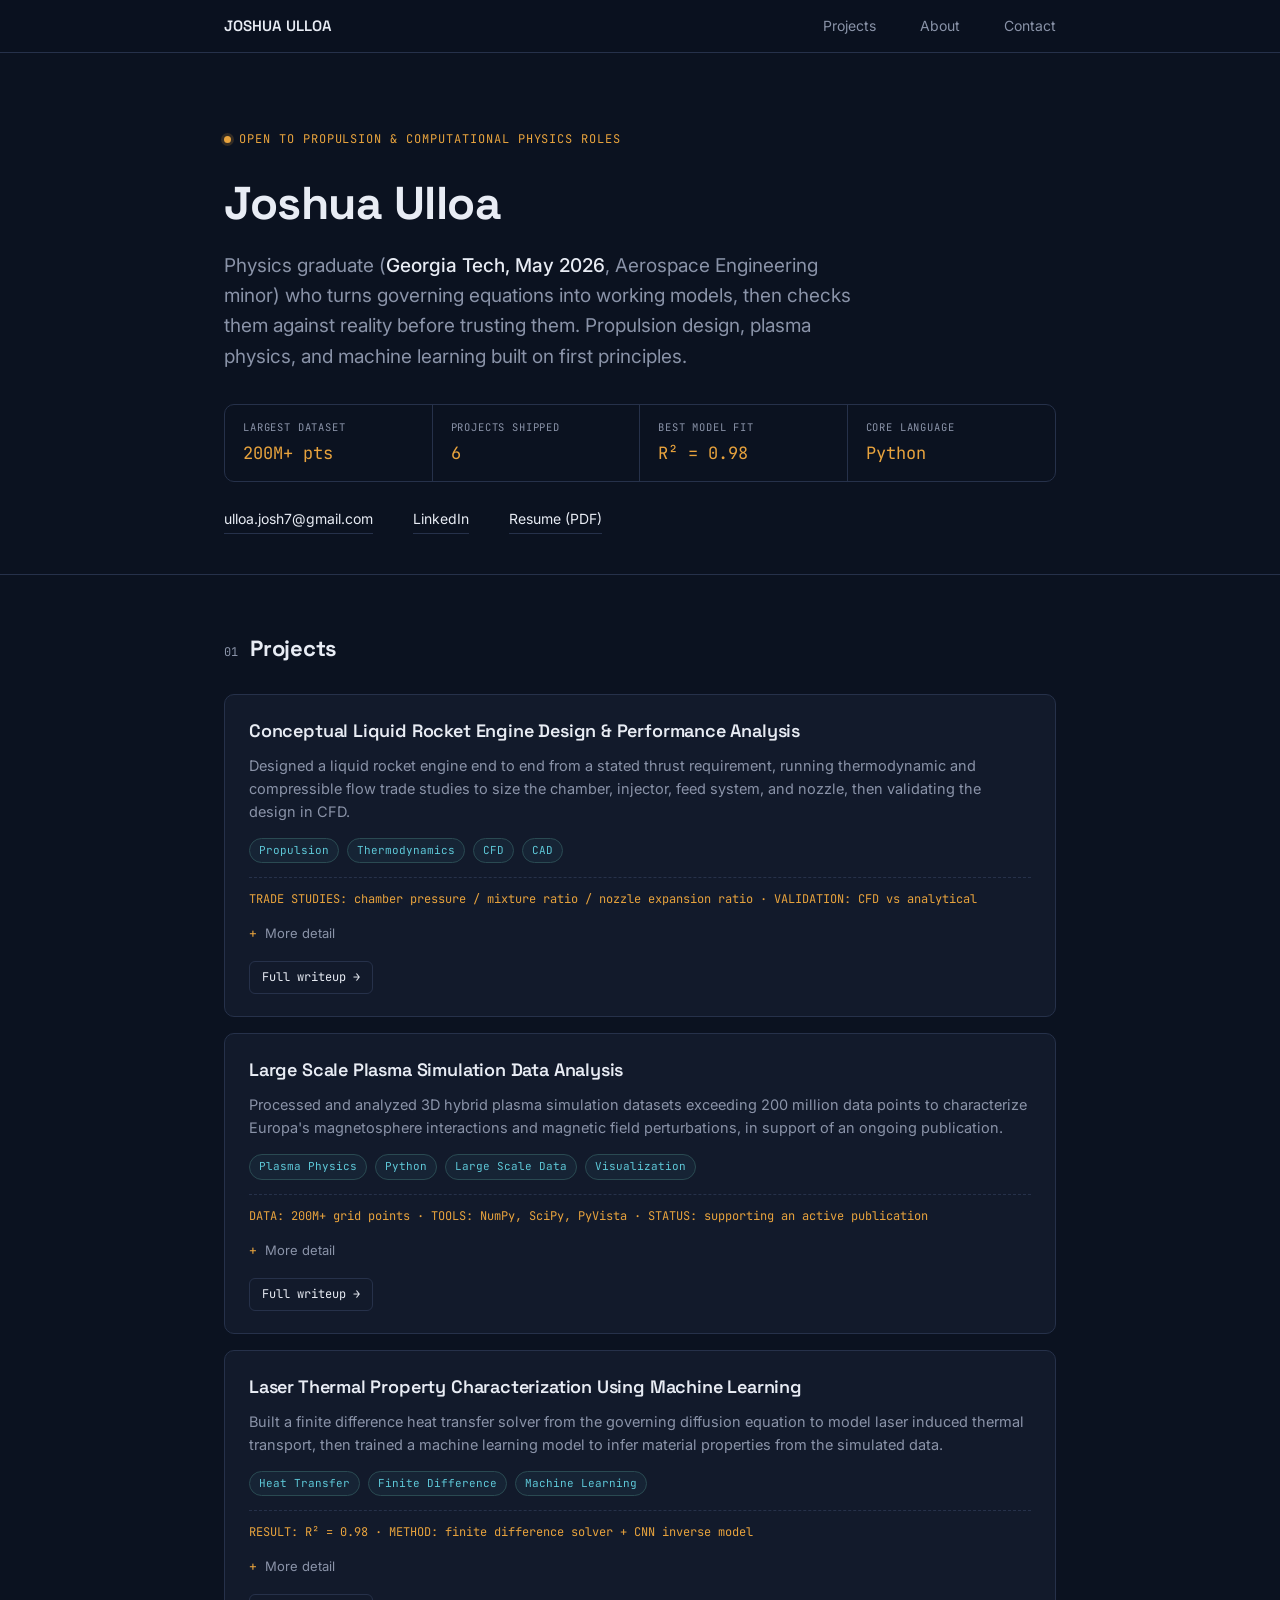
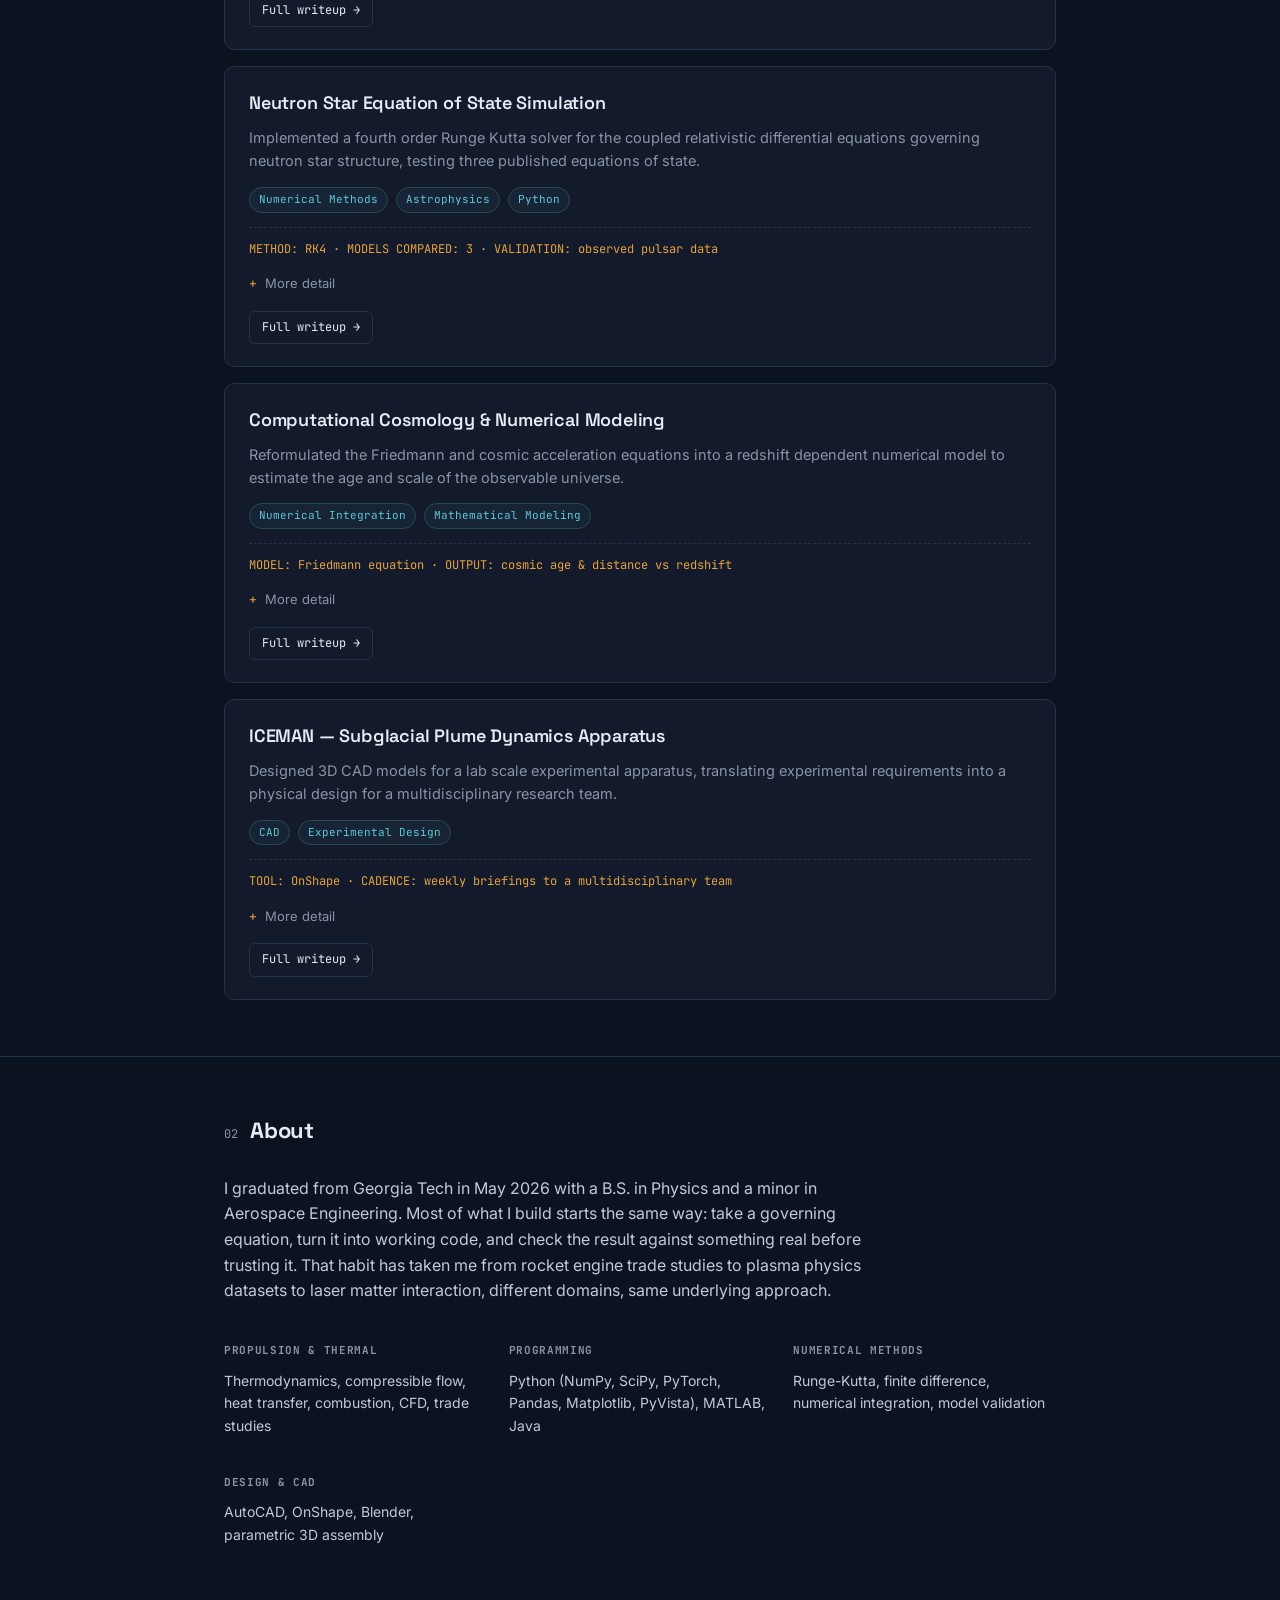
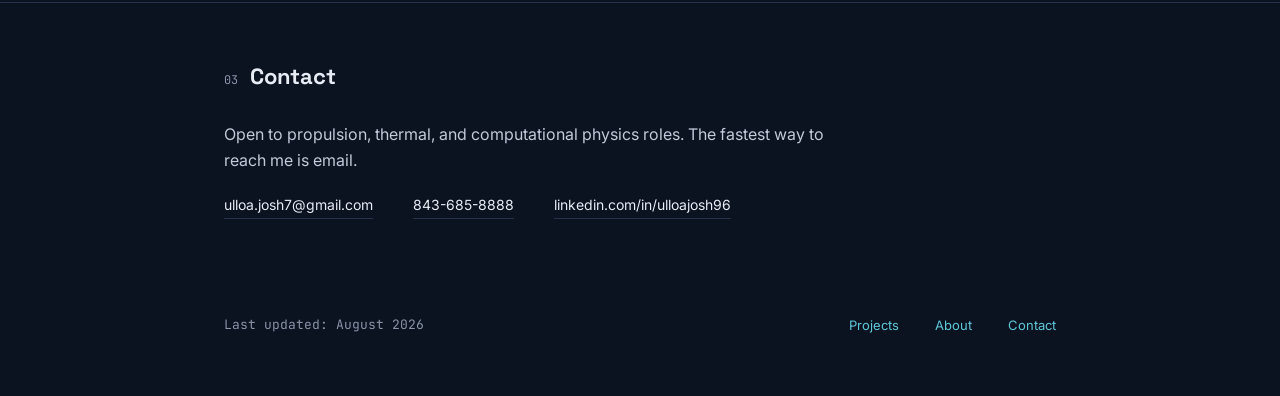
<file: index.html>
<!DOCTYPE html>
<html lang="en">
<head>
<meta charset="UTF-8">
<meta name="viewport" content="width=device-width, initial-scale=1.0">
<title>Joshua Ulloa — Propulsion & Computational Physics</title>
<meta name="description" content="Portfolio of Joshua Ulloa: propulsion, thermal analysis, and computational physics projects.">
<link rel="preconnect" href="https://fonts.googleapis.com">
<link rel="preconnect" href="https://fonts.gstatic.com" crossorigin>
<link href="https://fonts.googleapis.com/css2?family=Space+Grotesk:wght@400;500;600;700&family=Inter:wght@400;500;600&family=JetBrains+Mono:wght@400;500;600&display=swap" rel="stylesheet">
<link rel="stylesheet" href="style.css">
</head>
<body>

<nav>
  <div class="wrap">
    <div class="brand">JOSHUA ULLOA</div>
    <div class="links">
      <a href="#projects">Projects</a>
      <a href="#about">About</a>
      <a href="#contact">Contact</a>
    </div>
  </div>
</nav>

<header class="hero">
  <div class="wrap">
    <div class="eyebrow">Open to propulsion &amp; computational physics roles</div>
    <h1 class="name">Joshua Ulloa</h1>
    <p class="role">
      Physics graduate (<strong>Georgia Tech, May 2026</strong>, Aerospace Engineering minor) who turns
      governing equations into working models, then checks them against reality before trusting them.
      Propulsion design, plasma physics, and machine learning built on first principles.
    </p>

    <div class="readout">
      <div class="cell">
        <div class="label">Largest dataset</div>
        <div class="value">200M+ pts</div>
      </div>
      <div class="cell">
        <div class="label">Projects shipped</div>
        <div class="value">6</div>
      </div>
      <div class="cell">
        <div class="label">Best model fit</div>
        <div class="value">R&sup2; = 0.98</div>
      </div>
      <div class="cell">
        <div class="label">Core language</div>
        <div class="value">Python</div>
      </div>
    </div>

    <div class="hero-links">
      <a href="mailto:ulloa.josh7@gmail.com">ulloa.josh7@gmail.com</a>
      <a href="https://linkedin.com/in/ulloajosh96" target="_blank" rel="noopener">LinkedIn</a>
      <!-- To add a downloadable resume: upload a PDF to the same repo, then
           change href="#" below to the filename, e.g. href="resume.pdf" -->
      <a href="#" id="resume-link">Resume (PDF)</a>
    </div>
  </div>
</header>

<section id="projects">
  <div class="wrap">
    <div class="section-head">
      <span class="idx mono">01</span>
      <h2>Projects</h2>
    </div>

    <div class="projects">

      <!-- ================================================================
           PROJECT CARD TEMPLATE
           To add a new project: copy everything from the <div class="card">
           line to the matching closing </div> just above the next comment,
           paste it below this comment block, then edit the text inside.
           Keep the tag pills short (1-3 words). The metrics line is meant
           to read like a quick readout, not a full sentence.
           ================================================================ -->

      <div class="card">
        <h3>Conceptual Liquid Rocket Engine Design &amp; Performance Analysis</h3>
        <p class="summary">
          Designed a liquid rocket engine end to end from a stated thrust requirement, running
          thermodynamic and compressible flow trade studies to size the chamber, injector, feed
          system, and nozzle, then validating the design in CFD.
        </p>
        <div class="tags">
          <span class="tag">Propulsion</span>
          <span class="tag">Thermodynamics</span>
          <span class="tag">CFD</span>
          <span class="tag">CAD</span>
        </div>
        <div class="metrics">TRADE STUDIES: chamber pressure / mixture ratio / nozzle expansion ratio &middot; VALIDATION: CFD vs analytical</div>
        <details class="more">
          <summary>More detail</summary>
          <div class="body">
            <ul>
              <li>Ran thermodynamic and compressible flow trade studies to set chamber pressure, mixture ratio, and nozzle expansion ratio from a single thrust requirement.</li>
              <li>Sized the combustion chamber, injector concept, propellant feed system, and converging diverging nozzle.</li>
              <li>Built a parametric 3D CAD assembly and CFD models to evaluate nozzle flow and thermal loads, checking analytical predictions against simulation.</li>
            </ul>
          </div>
        </details>
        <div class="card-links">
          <a class="btn" href="projects/rocket-engine.html">Full writeup &rarr;</a>
        </div>
      </div>

      <div class="card">
        <h3>Large Scale Plasma Simulation Data Analysis</h3>
        <p class="summary">
          Processed and analyzed 3D hybrid plasma simulation datasets exceeding 200 million data
          points to characterize Europa's magnetosphere interactions and magnetic field perturbations,
          in support of an ongoing publication.
        </p>
        <div class="tags">
          <span class="tag">Plasma Physics</span>
          <span class="tag">Python</span>
          <span class="tag">Large Scale Data</span>
          <span class="tag">Visualization</span>
        </div>
        <div class="metrics">DATA: 200M+ grid points &middot; TOOLS: NumPy, SciPy, PyVista &middot; STATUS: supporting an active publication</div>
        <details class="more">
          <summary>More detail</summary>
          <div class="body">
            <ul>
              <li>Built automated Python pipelines to process, mask, and threshold large 3D simulation output into scientifically meaningful subsets.</li>
              <li>Developed automated 2D and 3D visualization tooling to compare results across multiple simulation models.</li>
              <li>Partnered with graduate researchers to validate results against expected physical behavior.</li>
            </ul>
          </div>
        </details>
        <div class="card-links">
          <a class="btn" href="projects/europa-plasma.html">Full writeup &rarr;</a>
        </div>
      </div>

      <div class="card">
        <h3>Laser Thermal Property Characterization Using Machine Learning</h3>
        <p class="summary">
          Built a finite difference heat transfer solver from the governing diffusion equation to
          model laser induced thermal transport, then trained a machine learning model to infer
          material properties from the simulated data.
        </p>
        <div class="tags">
          <span class="tag">Heat Transfer</span>
          <span class="tag">Finite Difference</span>
          <span class="tag">Machine Learning</span>
        </div>
        <div class="metrics">RESULT: R&sup2; = 0.98 &middot; METHOD: finite difference solver + CNN inverse model</div>
        <details class="more">
          <summary>More detail</summary>
          <div class="body">
            <ul>
              <li>Derived and discretized the heat diffusion equation directly rather than using a commercial solver, managing numerical stability constraints on time step selection.</li>
              <li>Automated parameter sweeps to generate a structured synthetic dataset across material properties.</li>
              <li>Trained a CNN to solve the inverse problem: inferring thermal diffusivity from simulated temperature fields.</li>
            </ul>
          </div>
        </details>
        <div class="card-links">
          <a class="btn" href="projects/laser-thermal-ml.html">Full writeup &rarr;</a>
        </div>
      </div>

      <div class="card">
        <h3>Neutron Star Equation of State Simulation</h3>
        <p class="summary">
          Implemented a fourth order Runge Kutta solver for the coupled relativistic differential
          equations governing neutron star structure, testing three published equations of state.
        </p>
        <div class="tags">
          <span class="tag">Numerical Methods</span>
          <span class="tag">Astrophysics</span>
          <span class="tag">Python</span>
        </div>
        <div class="metrics">METHOD: RK4 &middot; MODELS COMPARED: 3 &middot; VALIDATION: observed pulsar data</div>
        <details class="more">
          <summary>More detail</summary>
          <div class="body">
            <ul>
              <li>Handled the singular boundary condition near the stellar center before transitioning to general integration.</li>
              <li>Swept across central density conditions to build full mass radius relationships for each equation of state.</li>
              <li>Compared predictions across models to quantify sensitivity to underlying nuclear physics assumptions.</li>
            </ul>
          </div>
        </details>
        <div class="card-links">
          <a class="btn" href="projects/neutron-star.html">Full writeup &rarr;</a>
        </div>
      </div>

      <div class="card">
        <h3>Computational Cosmology &amp; Numerical Modeling</h3>
        <p class="summary">
          Reformulated the Friedmann and cosmic acceleration equations into a redshift dependent
          numerical model to estimate the age and scale of the observable universe.
        </p>
        <div class="tags">
          <span class="tag">Numerical Integration</span>
          <span class="tag">Mathematical Modeling</span>
        </div>
        <div class="metrics">MODEL: Friedmann equation &middot; OUTPUT: cosmic age &amp; distance vs redshift</div>
        <details class="more">
          <summary>More detail</summary>
          <div class="body">
            <ul>
              <li>Converted the expansion equations from scale factor to observable redshift.</li>
              <li>Numerically integrated across a large redshift range to recover estimates of cosmic age and comoving distance.</li>
            </ul>
          </div>
        </details>
        <div class="card-links">
          <a class="btn" href="projects/cosmology.html">Full writeup &rarr;</a>
        </div>
      </div>

      <div class="card">
        <h3>ICEMAN &mdash; Subglacial Plume Dynamics Apparatus</h3>
        <p class="summary">
          Designed 3D CAD models for a lab scale experimental apparatus, translating experimental
          requirements into a physical design for a multidisciplinary research team.
        </p>
        <div class="tags">
          <span class="tag">CAD</span>
          <span class="tag">Experimental Design</span>
        </div>
        <div class="metrics">TOOL: OnShape &middot; CADENCE: weekly briefings to a multidisciplinary team</div>
        <details class="more">
          <summary>More detail</summary>
          <div class="body">
            <ul>
              <li>Designed inflow channels and tank modifications enabling simulation of subglacial plume dynamics.</li>
              <li>Synthesized prior experimental studies into design recommendations.</li>
              <li>Briefed technical progress weekly to keep design aligned with project objectives.</li>
            </ul>
          </div>
        </details>
        <div class="card-links">
          <a class="btn" href="projects/iceman.html">Full writeup &rarr;</a>
        </div>
      </div>

      <!-- END PROJECT CARD TEMPLATE AREA -->

    </div>
  </div>
</section>

<section id="about">
  <div class="wrap">
    <div class="section-head">
      <span class="idx mono">02</span>
      <h2>About</h2>
    </div>
    <p class="about-text">
      I graduated from Georgia Tech in May 2026 with a B.S. in Physics and a minor in Aerospace
      Engineering. Most of what I build starts the same way: take a governing equation, turn it into
      working code, and check the result against something real before trusting it. That habit has
      taken me from rocket engine trade studies to plasma physics datasets to laser matter interaction,
      different domains, same underlying approach.
    </p>

    <div class="skills-grid">
      <div>
        <h4>Propulsion &amp; Thermal</h4>
        <p>Thermodynamics, compressible flow, heat transfer, combustion, CFD, trade studies</p>
      </div>
      <div>
        <h4>Programming</h4>
        <p>Python (NumPy, SciPy, PyTorch, Pandas, Matplotlib, PyVista), MATLAB, Java</p>
      </div>
      <div>
        <h4>Numerical Methods</h4>
        <p>Runge-Kutta, finite difference, numerical integration, model validation</p>
      </div>
      <div>
        <h4>Design &amp; CAD</h4>
        <p>AutoCAD, OnShape, Blender, parametric 3D assembly</p>
      </div>
    </div>
  </div>
</section>

<section id="contact">
  <div class="wrap">
    <div class="section-head">
      <span class="idx mono">03</span>
      <h2>Contact</h2>
    </div>
    <p class="about-text">
      Open to propulsion, thermal, and computational physics roles. The fastest way to reach me is email.
    </p>
    <div class="hero-links" style="margin-top: 20px;">
      <a href="mailto:ulloa.josh7@gmail.com">ulloa.josh7@gmail.com</a>
      <a href="tel:8436858888">843-685-8888</a>
      <a href="https://linkedin.com/in/ulloajosh96" target="_blank" rel="noopener">linkedin.com/in/ulloajosh96</a>
    </div>
  </div>
</section>

<footer>
  <div class="wrap">
    <span class="muted mono">Last updated: August 2026</span>
    <div class="links">
      <a href="#projects">Projects</a>
      <a href="#about">About</a>
      <a href="#contact">Contact</a>
    </div>
  </div>
</footer>

</body>
</html>
</file>
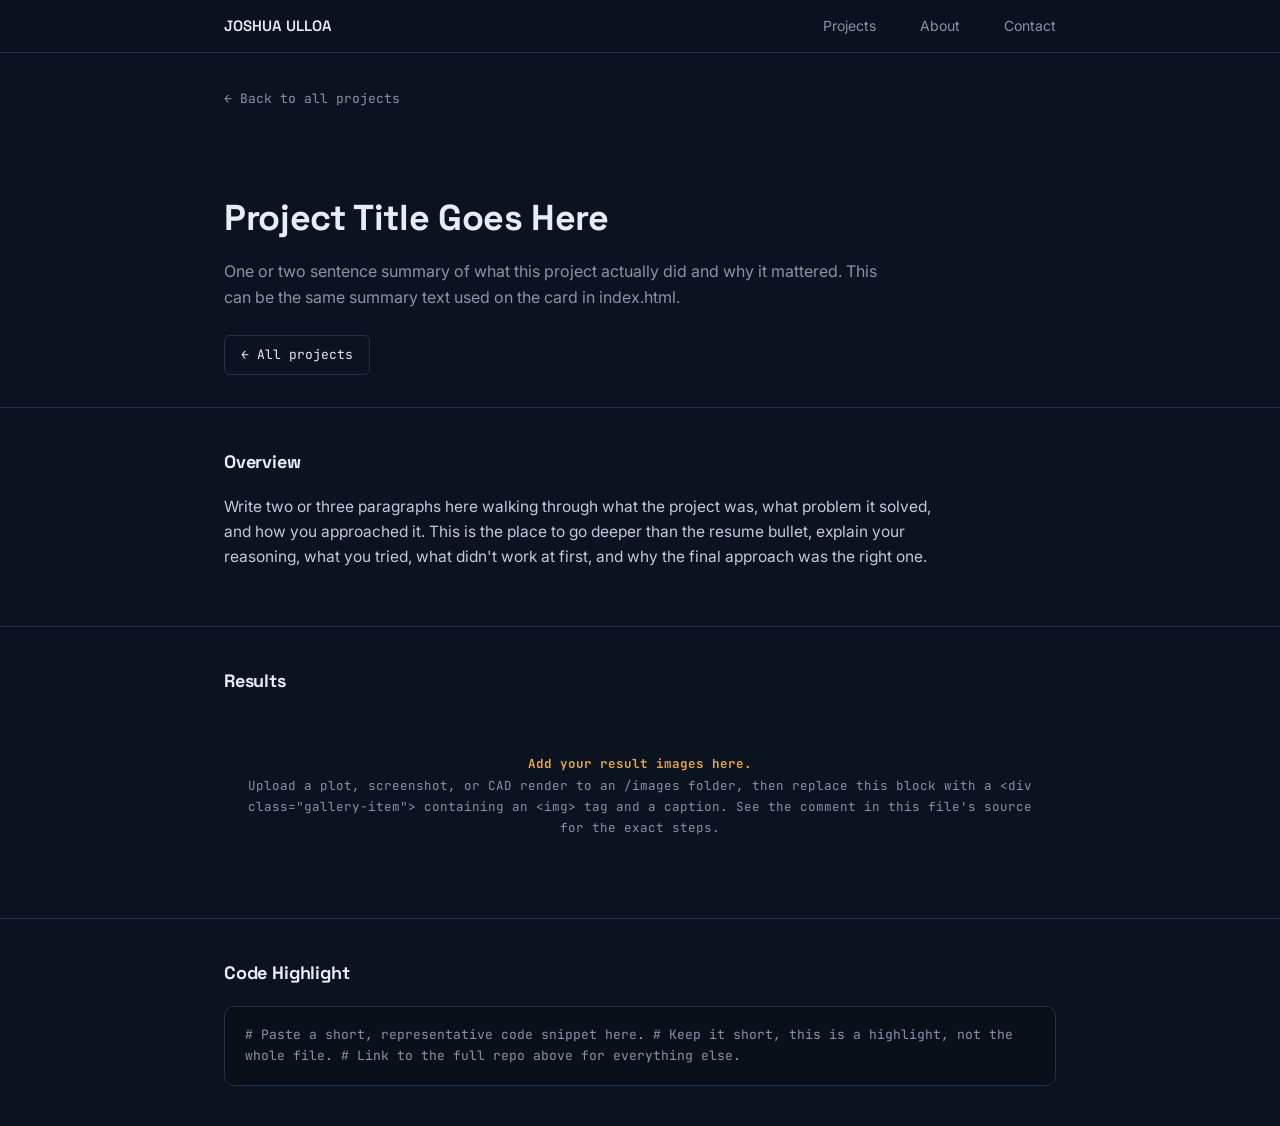
<file: _template.html>
<!--
  PROJECT DETAIL PAGE TEMPLATE
  -----------------------------
  To add a new project page:
  1. Copy this whole file, rename it to something like new-project.html,
     and keep it inside the /projects folder.
  2. Edit the <title>, the content inside <main>, and the image/code
     sections below (marked with TODO comments).
  3. Go back to index.html, find your project's card, and change its
     "Full writeup" link's href to projects/new-project.html
  4. Save both files and re-upload, or edit directly on GitHub.
-->
<!DOCTYPE html>
<html lang="en">
<head>
<meta charset="UTF-8">
<meta name="viewport" content="width=device-width, initial-scale=1.0">
<title>Project Title — Joshua Ulloa</title>
<link rel="preconnect" href="https://fonts.googleapis.com">
<link rel="preconnect" href="https://fonts.gstatic.com" crossorigin>
<link href="https://fonts.googleapis.com/css2?family=Space+Grotesk:wght@400;500;600;700&family=Inter:wght@400;500;600&family=JetBrains+Mono:wght@400;500;600&display=swap" rel="stylesheet">
<link rel="stylesheet" href="../style.css">
</head>
<body>

<nav>
  <div class="wrap">
    <div class="brand">JOSHUA ULLOA</div>
    <div class="links">
      <a href="../index.html#projects">Projects</a>
      <a href="../index.html#about">About</a>
      <a href="../index.html#contact">Contact</a>
    </div>
  </div>
</nav>

<div class="wrap" style="padding-top: 32px;">
  <a href="../index.html#projects" class="back-link">&larr; Back to all projects</a>
</div>

<header class="detail-header">
  <div class="wrap">
    <h1>Project Title Goes Here</h1>
    <p class="summary">
      One or two sentence summary of what this project actually did and why it mattered.
      This can be the same summary text used on the card in index.html.
    </p>
    <div class="detail-actions">
      <!-- TODO: once you have a GitHub repo for this project, uncomment the
           line below and replace the # with the real repo URL -->
      <!-- <a class="btn primary" href="#" target="_blank" rel="noopener">View code on GitHub</a> -->
      <a class="btn" href="../index.html#projects">&larr; All projects</a>
    </div>
  </div>
</header>

<section class="detail-section">
  <div class="wrap">
    <h2>Overview</h2>
    <div class="detail-body">
      <p>
        Write two or three paragraphs here walking through what the project was, what problem it
        solved, and how you approached it. This is the place to go deeper than the resume bullet,
        explain your reasoning, what you tried, what didn't work at first, and why the final approach
        was the right one.
      </p>
    </div>
  </div>
</section>

<section class="detail-section">
  <div class="wrap">
    <h2>Results</h2>
    <!--
      TODO: Replace this whole placeholder block with real images once you have them.
      For each result image:
        1. Upload the image file to an /images folder in this repo (e.g. images/my-plot.png)
        2. Copy one .gallery-item block below, point the src at your image path
           (e.g. src="../images/my-plot.png"), and write a real caption.
      You can have as few or as many as you want, 1 to 3 usually looks best.
    -->
    <div class="gallery">
      <div class="gallery-placeholder">
        <strong>Add your result images here.</strong><br>
        Upload a plot, screenshot, or CAD render to an /images folder, then replace
        this block with a &lt;div class="gallery-item"&gt; containing an &lt;img&gt; tag
        and a caption. See the comment in this file's source for the exact steps.
      </div>

      <!-- Example of what a real gallery item looks like once filled in:
      <div class="gallery-item">
        <img src="../images/mass-radius-curves.png" alt="Mass-radius curves for three equations of state">
        <div class="caption">Mass-radius relationship for three published equations of state</div>
      </div>
      -->
    </div>
  </div>
</section>

<section class="detail-section">
  <div class="wrap">
    <h2>Code Highlight</h2>
    <!--
      TODO: Paste a short, representative snippet of your actual code here,
      the core algorithm or the most interesting part, not the whole file.
      Keep it under ~20 lines so it's actually readable. Link to the full
      file on GitHub for anyone who wants to see everything.
    -->
    <div class="code-block"><span class="comment"># Paste a short, representative code snippet here.
# Keep it short, this is a highlight, not the whole file.
# Link to the full repo above for everything else.</span></div>
  </div>
</section>

</body>
</html>
</file>
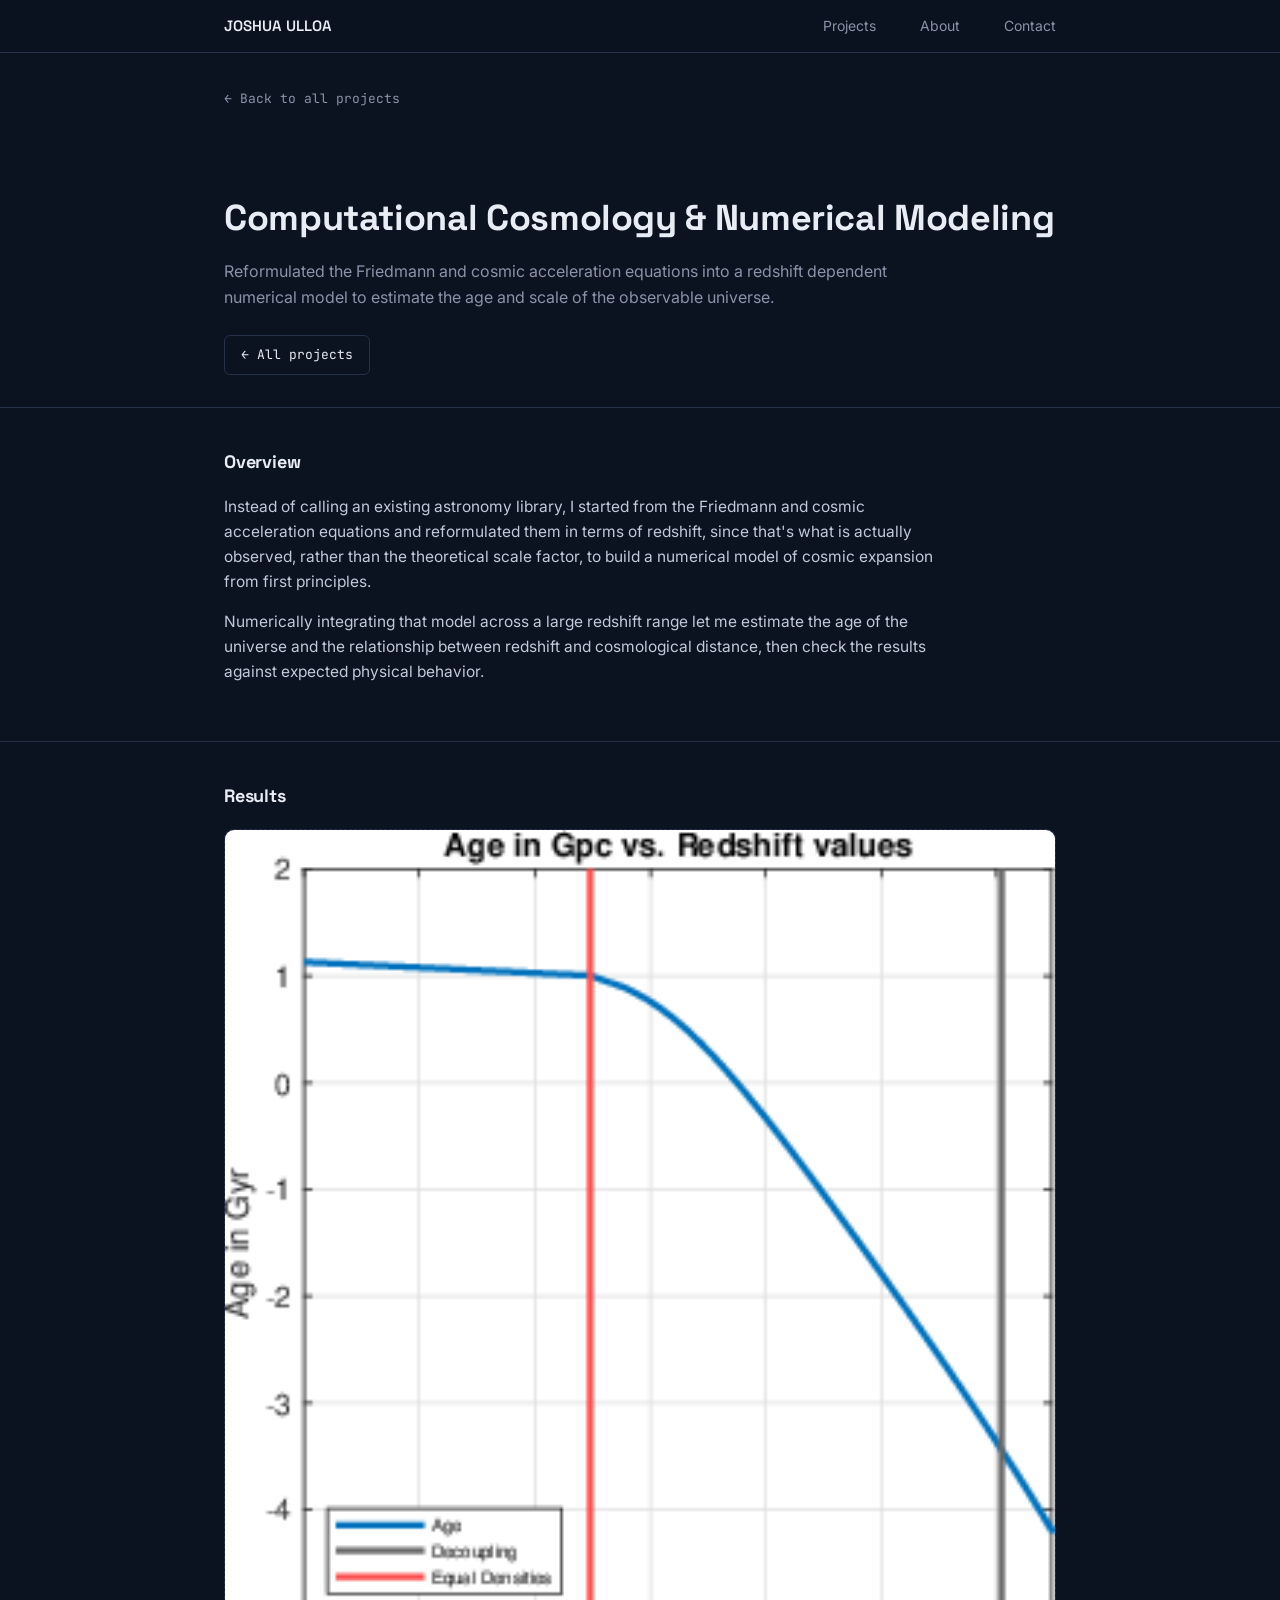
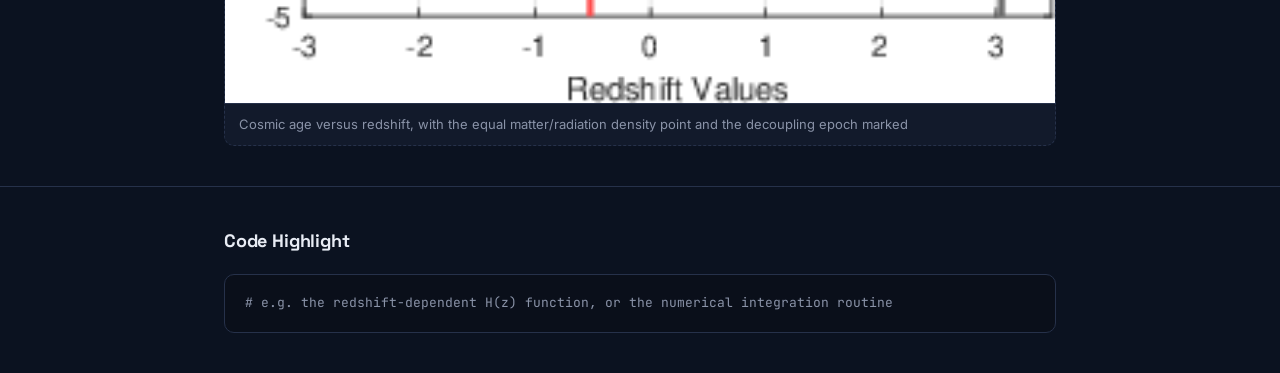
<file: projects/cosmology.html>
<!DOCTYPE html>
<html lang="en">
<head>
<meta charset="UTF-8">
<meta name="viewport" content="width=device-width, initial-scale=1.0">
<title>Computational Cosmology & Numerical Modeling — Joshua Ulloa</title>
<link rel="preconnect" href="https://fonts.googleapis.com">
<link rel="preconnect" href="https://fonts.gstatic.com" crossorigin>
<link href="https://fonts.googleapis.com/css2?family=Space+Grotesk:wght@400;500;600;700&family=Inter:wght@400;500;600&family=JetBrains+Mono:wght@400;500;600&display=swap" rel="stylesheet">
<link rel="stylesheet" href="../style.css">
</head>
<body>

<nav>
  <div class="wrap">
    <div class="brand">JOSHUA ULLOA</div>
    <div class="links">
      <a href="../index.html#projects">Projects</a>
      <a href="../index.html#about">About</a>
      <a href="../index.html#contact">Contact</a>
    </div>
  </div>
</nav>

<div class="wrap" style="padding-top: 32px;">
  <a href="../index.html#projects" class="back-link">&larr; Back to all projects</a>
</div>

<header class="detail-header">
  <div class="wrap">
    <h1>Computational Cosmology & Numerical Modeling</h1>
    <p class="summary">Reformulated the Friedmann and cosmic acceleration equations into a redshift dependent numerical model to estimate the age and scale of the observable universe.</p>
    <div class="detail-actions">
      <!-- TODO: once you have a GitHub repo for this project, uncomment below
           and replace # with the real repo URL -->
      <!-- <a class="btn primary" href="#" target="_blank" rel="noopener">View code on GitHub</a> -->
      <a class="btn" href="../index.html#projects">&larr; All projects</a>
    </div>
  </div>
</header>

<section class="detail-section">
  <div class="wrap">
    <h2>Overview</h2>
    <div class="detail-body">
      <p>
        Instead of calling an existing astronomy library, I started from the Friedmann and cosmic
        acceleration equations and reformulated them in terms of redshift, since that's what is actually
        observed, rather than the theoretical scale factor, to build a numerical model of cosmic expansion
        from first principles.
      </p>
      <p>
        Numerically integrating that model across a large redshift range let me estimate the age of the
        universe and the relationship between redshift and cosmological distance, then check the results
        against expected physical behavior.
      </p>
    </div>
  </div>
</section>

<section class="detail-section">
  <div class="wrap">
    <h2>Results</h2>
    <!--
      TODO: Replace this placeholder with real images once you have them.
      1. Upload image files to an /images folder in this repo.
      2. Copy a .gallery-item block, point src at your image, write a caption.
    -->
    <div class="gallery">
      <div class="gallery-item">
        <img src="../images/AgeRedshift.png" alt="Cosmic age as a function of redshift">
        <div class="caption">Cosmic age versus redshift, with the equal matter/radiation density point and the decoupling epoch marked</div>
      </div>
    </div>
  </div>
</section>

<section class="detail-section">
  <div class="wrap">
    <h2>Code Highlight</h2>
    <!-- TODO: paste a short, representative snippet of your actual code here -->
    <div class="code-block"><span class="comment"># e.g. the redshift-dependent H(z) function, or the numerical integration routine</span></div>
  </div>
</section>

</body>
</html>
</file>
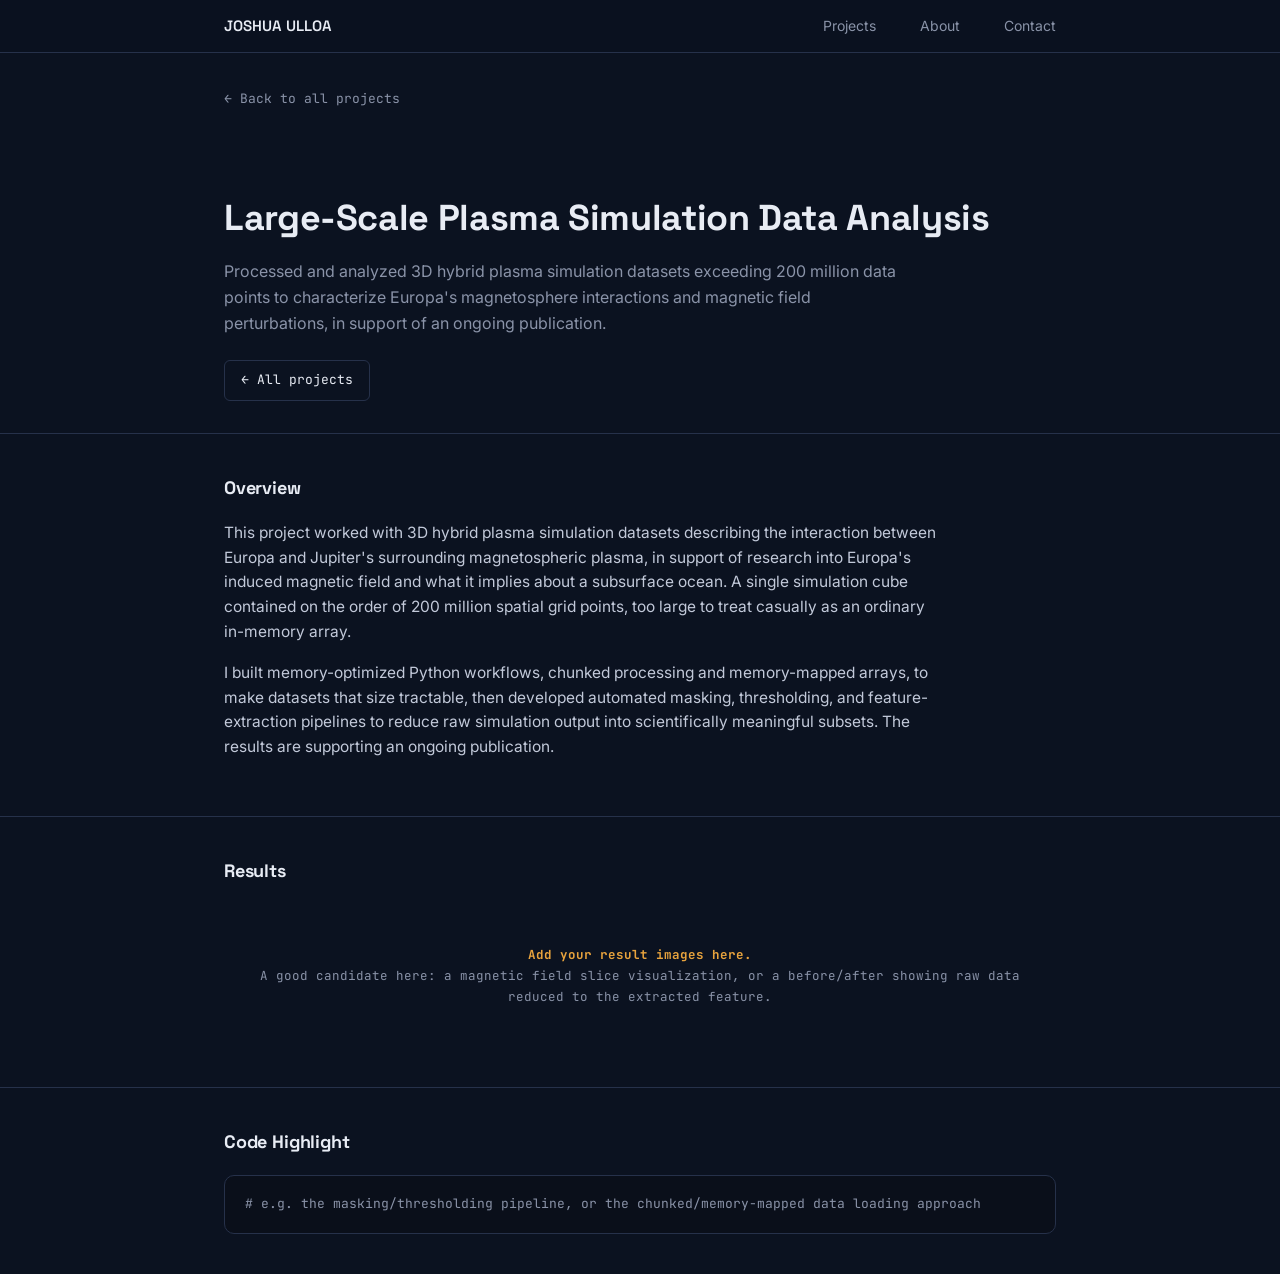
<file: projects/europa-plasma.html>
<!DOCTYPE html>
<html lang="en">
<head>
<meta charset="UTF-8">
<meta name="viewport" content="width=device-width, initial-scale=1.0">
<title>Large-Scale Plasma Simulation Data Analysis — Joshua Ulloa</title>
<link rel="preconnect" href="https://fonts.googleapis.com">
<link rel="preconnect" href="https://fonts.gstatic.com" crossorigin>
<link href="https://fonts.googleapis.com/css2?family=Space+Grotesk:wght@400;500;600;700&family=Inter:wght@400;500;600&family=JetBrains+Mono:wght@400;500;600&display=swap" rel="stylesheet">
<link rel="stylesheet" href="../style.css">
</head>
<body>

<nav>
  <div class="wrap">
    <div class="brand">JOSHUA ULLOA</div>
    <div class="links">
      <a href="../index.html#projects">Projects</a>
      <a href="../index.html#about">About</a>
      <a href="../index.html#contact">Contact</a>
    </div>
  </div>
</nav>

<div class="wrap" style="padding-top: 32px;">
  <a href="../index.html#projects" class="back-link">&larr; Back to all projects</a>
</div>

<header class="detail-header">
  <div class="wrap">
    <h1>Large-Scale Plasma Simulation Data Analysis</h1>
    <p class="summary">Processed and analyzed 3D hybrid plasma simulation datasets exceeding 200 million data points to characterize Europa's magnetosphere interactions and magnetic field perturbations, in support of an ongoing publication.</p>
    <div class="detail-actions">
      <!-- TODO: once you have a GitHub repo for this project, uncomment below
           and replace # with the real repo URL -->
      <!-- <a class="btn primary" href="#" target="_blank" rel="noopener">View code on GitHub</a> -->
      <a class="btn" href="../index.html#projects">&larr; All projects</a>
    </div>
  </div>
</header>

<section class="detail-section">
  <div class="wrap">
    <h2>Overview</h2>
    <div class="detail-body">
      <p>
        This project worked with 3D hybrid plasma simulation datasets describing the interaction between
        Europa and Jupiter's surrounding magnetospheric plasma, in support of research into Europa's
        induced magnetic field and what it implies about a subsurface ocean. A single simulation cube
        contained on the order of 200 million spatial grid points, too large to treat casually as an
        ordinary in-memory array.
      </p>
      <p>
        I built memory-optimized Python workflows, chunked processing and memory-mapped arrays, to make
        datasets that size tractable, then developed automated masking, thresholding, and feature-extraction
        pipelines to reduce raw simulation output into scientifically meaningful subsets. The results are
        supporting an ongoing publication.
      </p>
    </div>
  </div>
</section>

<section class="detail-section">
  <div class="wrap">
    <h2>Results</h2>
    <!--
      TODO: Replace this placeholder with real images once you have them.
      1. Upload image files to an /images folder in this repo.
      2. Copy a .gallery-item block, point src at your image, write a caption.
    -->
    <div class="gallery">
      <div class="gallery-placeholder">
        <strong>Add your result images here.</strong><br>
        A good candidate here: a magnetic field slice visualization, or a before/after showing raw data reduced to the extracted feature.
      </div>
    </div>
  </div>
</section>

<section class="detail-section">
  <div class="wrap">
    <h2>Code Highlight</h2>
    <!-- TODO: paste a short, representative snippet of your actual code here -->
    <div class="code-block"><span class="comment"># e.g. the masking/thresholding pipeline, or the chunked/memory-mapped data loading approach</span></div>
  </div>
</section>

</body>
</html>
</file>
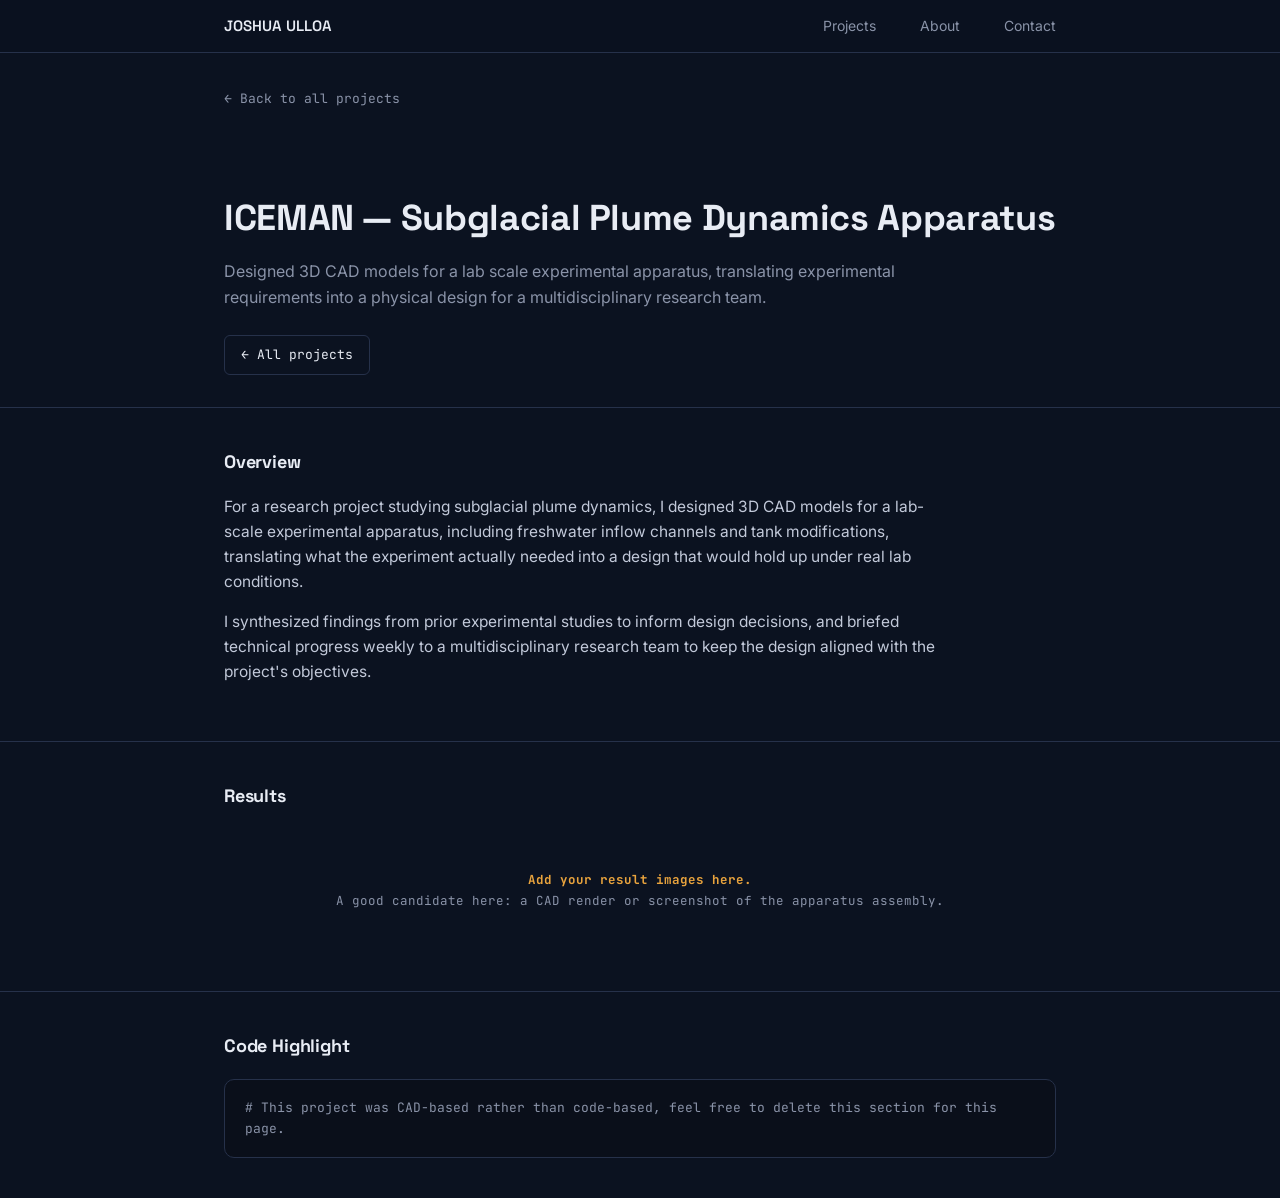
<file: projects/iceman.html>
<!DOCTYPE html>
<html lang="en">
<head>
<meta charset="UTF-8">
<meta name="viewport" content="width=device-width, initial-scale=1.0">
<title>ICEMAN — Subglacial Plume Dynamics Apparatus — Joshua Ulloa</title>
<link rel="preconnect" href="https://fonts.googleapis.com">
<link rel="preconnect" href="https://fonts.gstatic.com" crossorigin>
<link href="https://fonts.googleapis.com/css2?family=Space+Grotesk:wght@400;500;600;700&family=Inter:wght@400;500;600&family=JetBrains+Mono:wght@400;500;600&display=swap" rel="stylesheet">
<link rel="stylesheet" href="../style.css">
</head>
<body>

<nav>
  <div class="wrap">
    <div class="brand">JOSHUA ULLOA</div>
    <div class="links">
      <a href="../index.html#projects">Projects</a>
      <a href="../index.html#about">About</a>
      <a href="../index.html#contact">Contact</a>
    </div>
  </div>
</nav>

<div class="wrap" style="padding-top: 32px;">
  <a href="../index.html#projects" class="back-link">&larr; Back to all projects</a>
</div>

<header class="detail-header">
  <div class="wrap">
    <h1>ICEMAN — Subglacial Plume Dynamics Apparatus</h1>
    <p class="summary">Designed 3D CAD models for a lab scale experimental apparatus, translating experimental requirements into a physical design for a multidisciplinary research team.</p>
    <div class="detail-actions">
      <!-- TODO: once you have a GitHub repo for this project, uncomment below
           and replace # with the real repo URL -->
      <!-- <a class="btn primary" href="#" target="_blank" rel="noopener">View code on GitHub</a> -->
      <a class="btn" href="../index.html#projects">&larr; All projects</a>
    </div>
  </div>
</header>

<section class="detail-section">
  <div class="wrap">
    <h2>Overview</h2>
    <div class="detail-body">
      <p>
        For a research project studying subglacial plume dynamics, I designed 3D CAD models for a
        lab-scale experimental apparatus, including freshwater inflow channels and tank modifications,
        translating what the experiment actually needed into a design that would hold up under real lab
        conditions.
      </p>
      <p>
        I synthesized findings from prior experimental studies to inform design decisions, and briefed
        technical progress weekly to a multidisciplinary research team to keep the design aligned with the
        project's objectives.
      </p>
    </div>
  </div>
</section>

<section class="detail-section">
  <div class="wrap">
    <h2>Results</h2>
    <!--
      TODO: Replace this placeholder with real images once you have them.
      1. Upload image files to an /images folder in this repo.
      2. Copy a .gallery-item block, point src at your image, write a caption.
    -->
    <div class="gallery">
      <div class="gallery-placeholder">
        <strong>Add your result images here.</strong><br>
        A good candidate here: a CAD render or screenshot of the apparatus assembly.
      </div>
    </div>
  </div>
</section>

<section class="detail-section">
  <div class="wrap">
    <h2>Code Highlight</h2>
    <!-- TODO: paste a short, representative snippet of your actual code here -->
    <div class="code-block"><span class="comment"># This project was CAD-based rather than code-based, feel free to delete this section for this page.</span></div>
  </div>
</section>

</body>
</html>
</file>
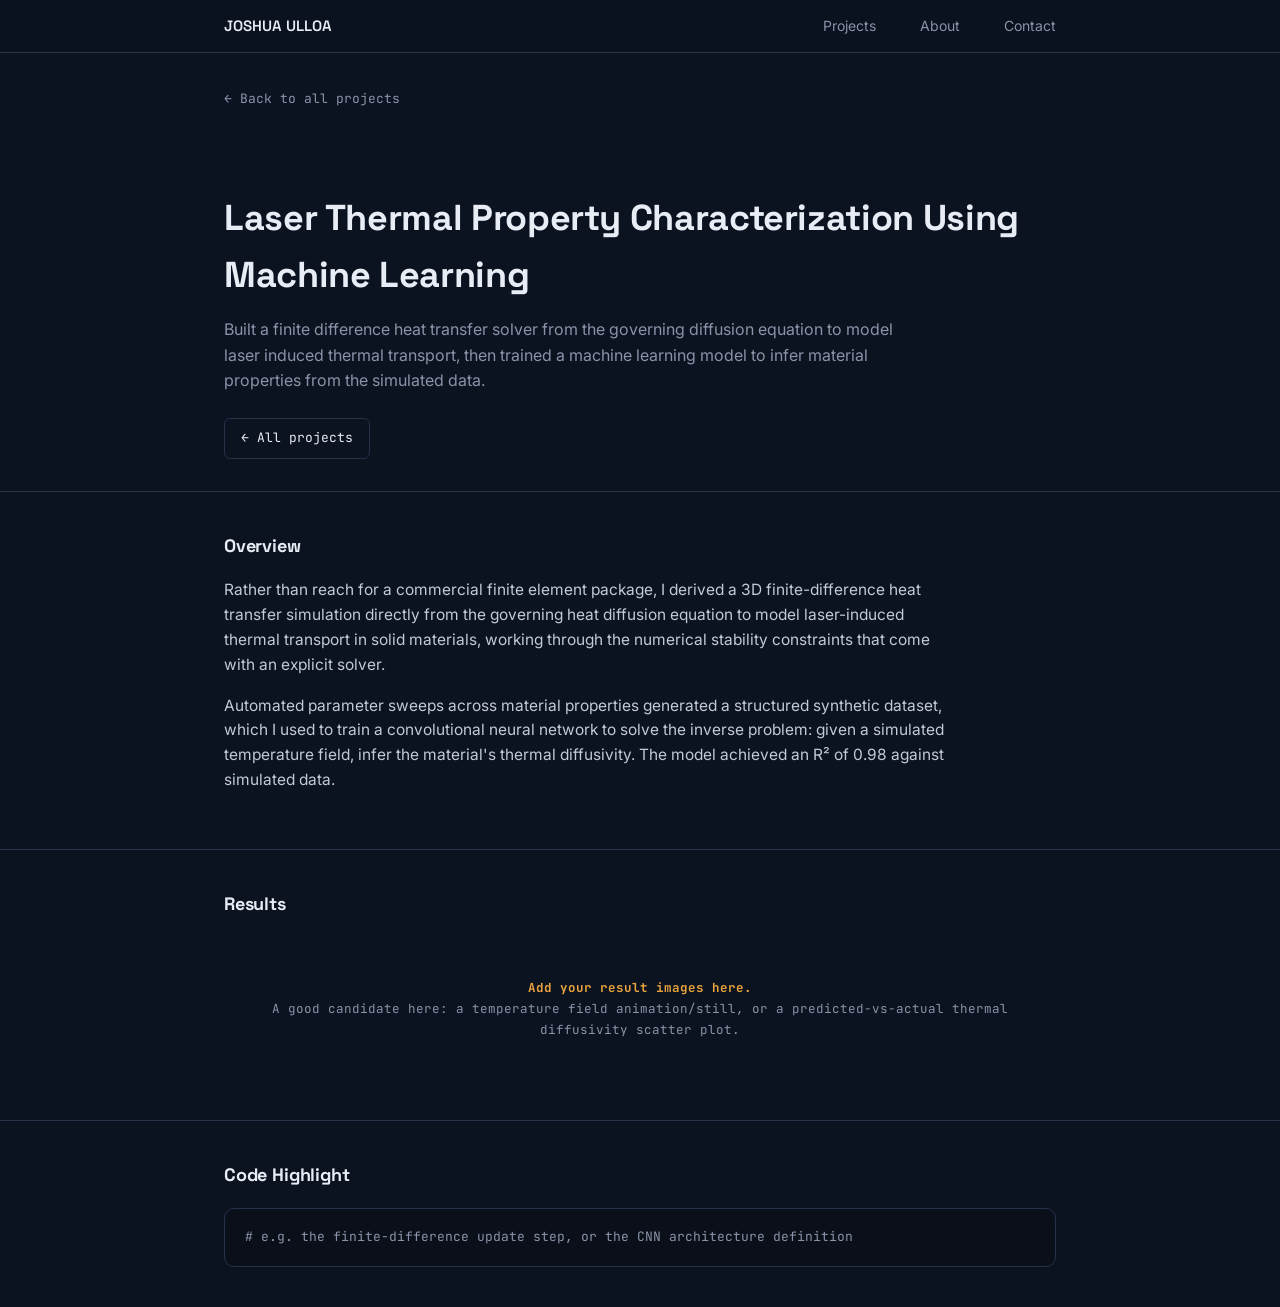
<file: projects/laser-thermal-ml.html>
<!DOCTYPE html>
<html lang="en">
<head>
<meta charset="UTF-8">
<meta name="viewport" content="width=device-width, initial-scale=1.0">
<title>Laser Thermal Property Characterization Using Machine Learning — Joshua Ulloa</title>
<link rel="preconnect" href="https://fonts.googleapis.com">
<link rel="preconnect" href="https://fonts.gstatic.com" crossorigin>
<link href="https://fonts.googleapis.com/css2?family=Space+Grotesk:wght@400;500;600;700&family=Inter:wght@400;500;600&family=JetBrains+Mono:wght@400;500;600&display=swap" rel="stylesheet">
<link rel="stylesheet" href="../style.css">
</head>
<body>

<nav>
  <div class="wrap">
    <div class="brand">JOSHUA ULLOA</div>
    <div class="links">
      <a href="../index.html#projects">Projects</a>
      <a href="../index.html#about">About</a>
      <a href="../index.html#contact">Contact</a>
    </div>
  </div>
</nav>

<div class="wrap" style="padding-top: 32px;">
  <a href="../index.html#projects" class="back-link">&larr; Back to all projects</a>
</div>

<header class="detail-header">
  <div class="wrap">
    <h1>Laser Thermal Property Characterization Using Machine Learning</h1>
    <p class="summary">Built a finite difference heat transfer solver from the governing diffusion equation to model laser induced thermal transport, then trained a machine learning model to infer material properties from the simulated data.</p>
    <div class="detail-actions">
      <!-- TODO: once you have a GitHub repo for this project, uncomment below
           and replace # with the real repo URL -->
      <!-- <a class="btn primary" href="#" target="_blank" rel="noopener">View code on GitHub</a> -->
      <a class="btn" href="../index.html#projects">&larr; All projects</a>
    </div>
  </div>
</header>

<section class="detail-section">
  <div class="wrap">
    <h2>Overview</h2>
    <div class="detail-body">
      <p>
        Rather than reach for a commercial finite element package, I derived a 3D finite-difference heat
        transfer simulation directly from the governing heat diffusion equation to model laser-induced
        thermal transport in solid materials, working through the numerical stability constraints that
        come with an explicit solver.
      </p>
      <p>
        Automated parameter sweeps across material properties generated a structured synthetic dataset,
        which I used to train a convolutional neural network to solve the inverse problem: given a
        simulated temperature field, infer the material's thermal diffusivity. The model achieved an
        R&sup2; of 0.98 against simulated data.
      </p>
    </div>
  </div>
</section>

<section class="detail-section">
  <div class="wrap">
    <h2>Results</h2>
    <!--
      TODO: Replace this placeholder with real images once you have them.
      1. Upload image files to an /images folder in this repo.
      2. Copy a .gallery-item block, point src at your image, write a caption.
    -->
    <div class="gallery">
      <div class="gallery-placeholder">
        <strong>Add your result images here.</strong><br>
        A good candidate here: a temperature field animation/still, or a predicted-vs-actual thermal diffusivity scatter plot.
      </div>
    </div>
  </div>
</section>

<section class="detail-section">
  <div class="wrap">
    <h2>Code Highlight</h2>
    <!-- TODO: paste a short, representative snippet of your actual code here -->
    <div class="code-block"><span class="comment"># e.g. the finite-difference update step, or the CNN architecture definition</span></div>
  </div>
</section>

</body>
</html>
</file>
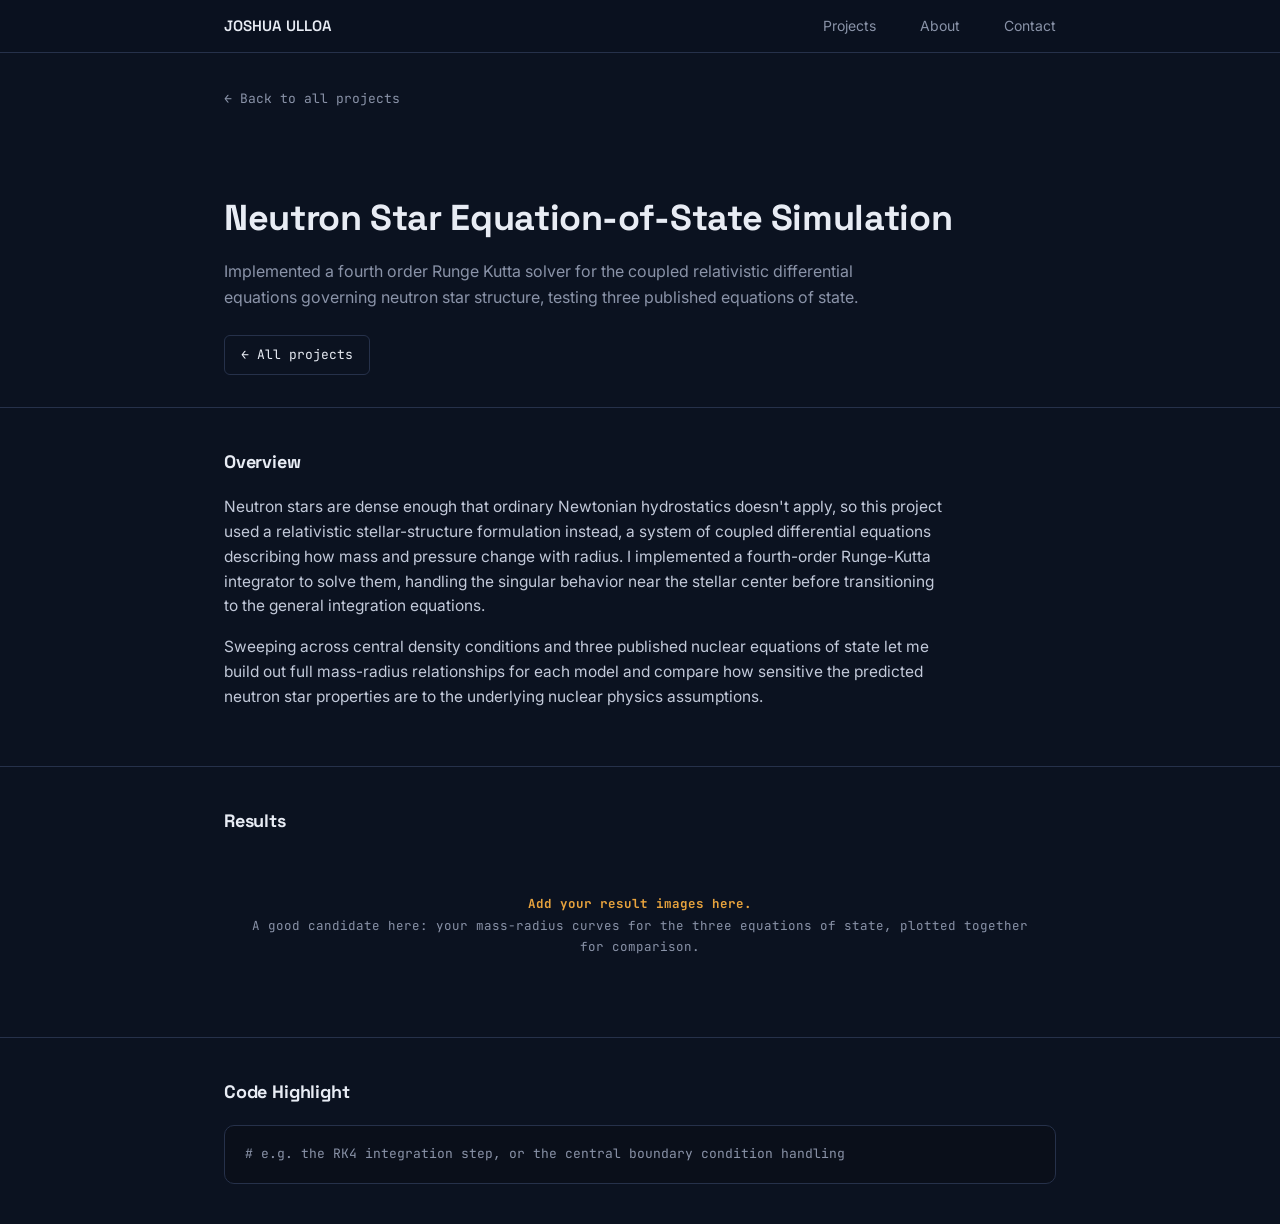
<file: projects/neutron-star.html>
<!DOCTYPE html>
<html lang="en">
<head>
<meta charset="UTF-8">
<meta name="viewport" content="width=device-width, initial-scale=1.0">
<title>Neutron Star Equation-of-State Simulation — Joshua Ulloa</title>
<link rel="preconnect" href="https://fonts.googleapis.com">
<link rel="preconnect" href="https://fonts.gstatic.com" crossorigin>
<link href="https://fonts.googleapis.com/css2?family=Space+Grotesk:wght@400;500;600;700&family=Inter:wght@400;500;600&family=JetBrains+Mono:wght@400;500;600&display=swap" rel="stylesheet">
<link rel="stylesheet" href="../style.css">
</head>
<body>

<nav>
  <div class="wrap">
    <div class="brand">JOSHUA ULLOA</div>
    <div class="links">
      <a href="../index.html#projects">Projects</a>
      <a href="../index.html#about">About</a>
      <a href="../index.html#contact">Contact</a>
    </div>
  </div>
</nav>

<div class="wrap" style="padding-top: 32px;">
  <a href="../index.html#projects" class="back-link">&larr; Back to all projects</a>
</div>

<header class="detail-header">
  <div class="wrap">
    <h1>Neutron Star Equation-of-State Simulation</h1>
    <p class="summary">Implemented a fourth order Runge Kutta solver for the coupled relativistic differential equations governing neutron star structure, testing three published equations of state.</p>
    <div class="detail-actions">
      <!-- TODO: once you have a GitHub repo for this project, uncomment below
           and replace # with the real repo URL -->
      <!-- <a class="btn primary" href="#" target="_blank" rel="noopener">View code on GitHub</a> -->
      <a class="btn" href="../index.html#projects">&larr; All projects</a>
    </div>
  </div>
</header>

<section class="detail-section">
  <div class="wrap">
    <h2>Overview</h2>
    <div class="detail-body">
      <p>
        Neutron stars are dense enough that ordinary Newtonian hydrostatics doesn't apply, so this project
        used a relativistic stellar-structure formulation instead, a system of coupled differential
        equations describing how mass and pressure change with radius. I implemented a fourth-order
        Runge-Kutta integrator to solve them, handling the singular behavior near the stellar center before
        transitioning to the general integration equations.
      </p>
      <p>
        Sweeping across central density conditions and three published nuclear equations of state let me
        build out full mass-radius relationships for each model and compare how sensitive the predicted
        neutron star properties are to the underlying nuclear physics assumptions.
      </p>
    </div>
  </div>
</section>

<section class="detail-section">
  <div class="wrap">
    <h2>Results</h2>
    <!--
      TODO: Replace this placeholder with real images once you have them.
      1. Upload image files to an /images folder in this repo.
      2. Copy a .gallery-item block, point src at your image, write a caption.
    -->
    <div class="gallery">
      <div class="gallery-placeholder">
        <strong>Add your result images here.</strong><br>
        A good candidate here: your mass-radius curves for the three equations of state, plotted together for comparison.
      </div>
    </div>
  </div>
</section>

<section class="detail-section">
  <div class="wrap">
    <h2>Code Highlight</h2>
    <!-- TODO: paste a short, representative snippet of your actual code here -->
    <div class="code-block"><span class="comment"># e.g. the RK4 integration step, or the central boundary condition handling</span></div>
  </div>
</section>

</body>
</html>
</file>
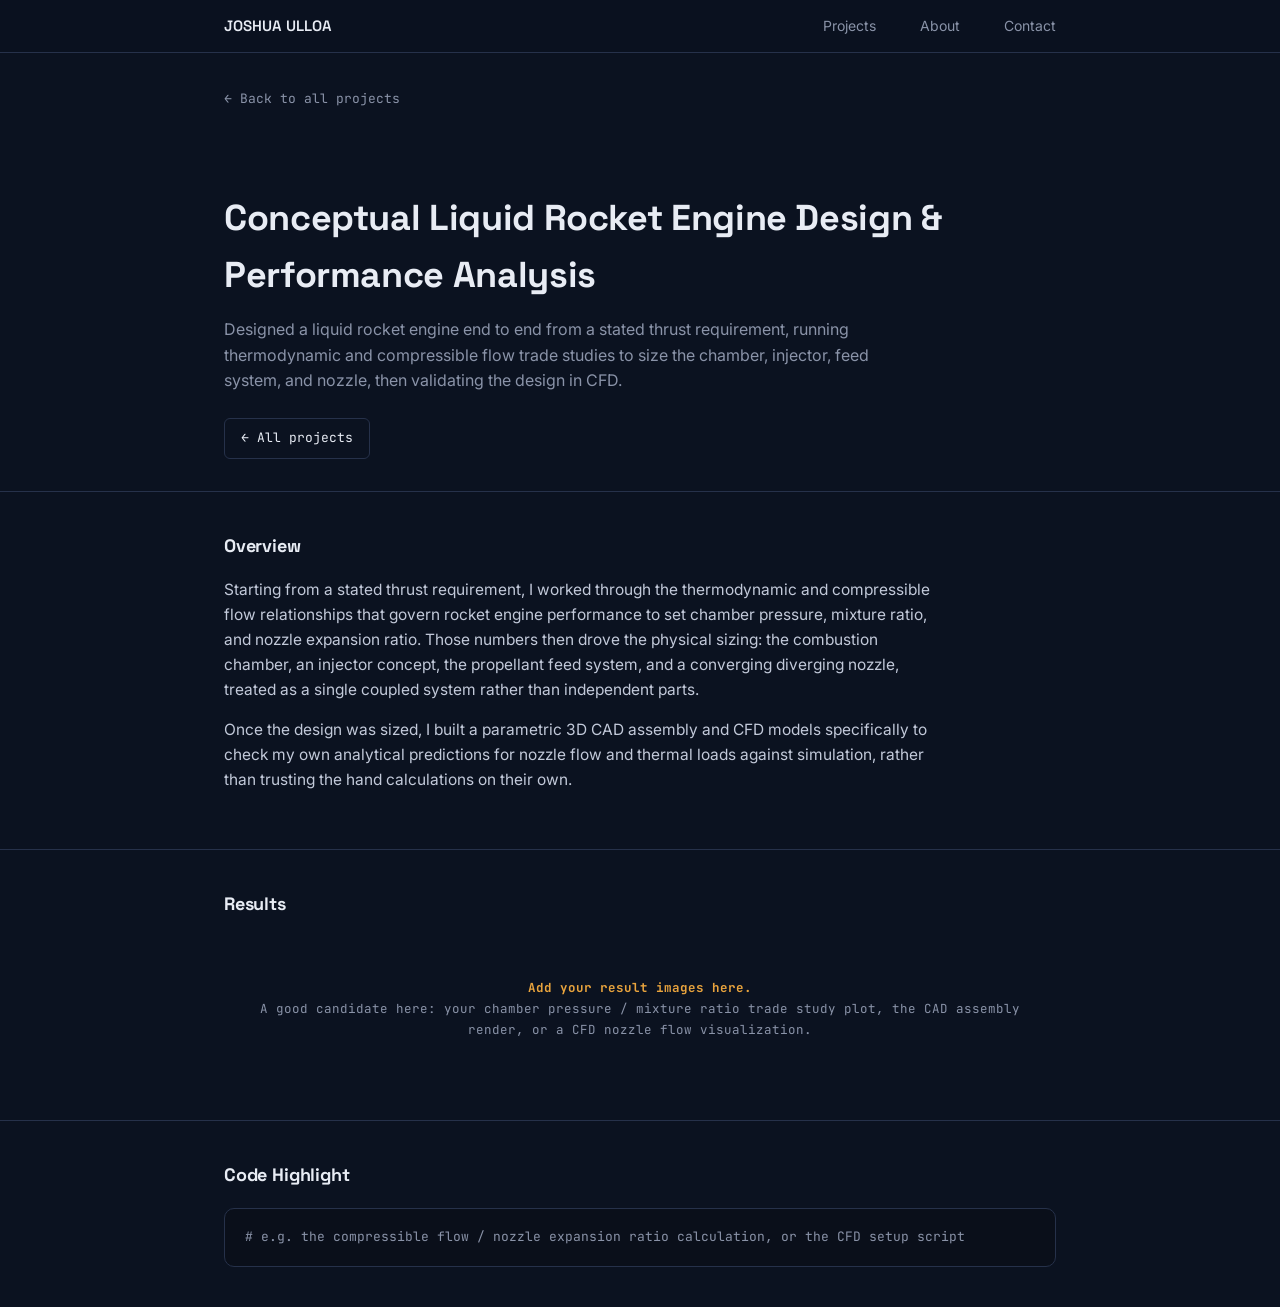
<file: projects/rocket-engine.html>
<!DOCTYPE html>
<html lang="en">
<head>
<meta charset="UTF-8">
<meta name="viewport" content="width=device-width, initial-scale=1.0">
<title>Conceptual Liquid Rocket Engine Design & Performance Analysis — Joshua Ulloa</title>
<link rel="preconnect" href="https://fonts.googleapis.com">
<link rel="preconnect" href="https://fonts.gstatic.com" crossorigin>
<link href="https://fonts.googleapis.com/css2?family=Space+Grotesk:wght@400;500;600;700&family=Inter:wght@400;500;600&family=JetBrains+Mono:wght@400;500;600&display=swap" rel="stylesheet">
<link rel="stylesheet" href="../style.css">
</head>
<body>

<nav>
  <div class="wrap">
    <div class="brand">JOSHUA ULLOA</div>
    <div class="links">
      <a href="../index.html#projects">Projects</a>
      <a href="../index.html#about">About</a>
      <a href="../index.html#contact">Contact</a>
    </div>
  </div>
</nav>

<div class="wrap" style="padding-top: 32px;">
  <a href="../index.html#projects" class="back-link">&larr; Back to all projects</a>
</div>

<header class="detail-header">
  <div class="wrap">
    <h1>Conceptual Liquid Rocket Engine Design & Performance Analysis</h1>
    <p class="summary">Designed a liquid rocket engine end to end from a stated thrust requirement, running thermodynamic and compressible flow trade studies to size the chamber, injector, feed system, and nozzle, then validating the design in CFD.</p>
    <div class="detail-actions">
      <!-- TODO: once you have a GitHub repo for this project, uncomment below
           and replace # with the real repo URL -->
      <!-- <a class="btn primary" href="#" target="_blank" rel="noopener">View code on GitHub</a> -->
      <a class="btn" href="../index.html#projects">&larr; All projects</a>
    </div>
  </div>
</header>

<section class="detail-section">
  <div class="wrap">
    <h2>Overview</h2>
    <div class="detail-body">
      <p>
        Starting from a stated thrust requirement, I worked through the thermodynamic and compressible
        flow relationships that govern rocket engine performance to set chamber pressure, mixture ratio,
        and nozzle expansion ratio. Those numbers then drove the physical sizing: the combustion chamber,
        an injector concept, the propellant feed system, and a converging diverging nozzle, treated as a
        single coupled system rather than independent parts.
      </p>
      <p>
        Once the design was sized, I built a parametric 3D CAD assembly and CFD models specifically to
        check my own analytical predictions for nozzle flow and thermal loads against simulation, rather
        than trusting the hand calculations on their own.
      </p>
    </div>
  </div>
</section>

<section class="detail-section">
  <div class="wrap">
    <h2>Results</h2>
    <!--
      TODO: Replace this placeholder with real images once you have them.
      1. Upload image files to an /images folder in this repo.
      2. Copy a .gallery-item block, point src at your image, write a caption.
    -->
    <div class="gallery">
      <div class="gallery-placeholder">
        <strong>Add your result images here.</strong><br>
        A good candidate here: your chamber pressure / mixture ratio trade study plot, the CAD assembly render, or a CFD nozzle flow visualization.
      </div>
    </div>
  </div>
</section>

<section class="detail-section">
  <div class="wrap">
    <h2>Code Highlight</h2>
    <!-- TODO: paste a short, representative snippet of your actual code here -->
    <div class="code-block"><span class="comment"># e.g. the compressible flow / nozzle expansion ratio calculation, or the CFD setup script</span></div>
  </div>
</section>

</body>
</html>
</file>
<file: style.css>
:root {
    --bg: #0b1220;
    --surface: #121a2b;
    --surface-2: #17203400;
    --border: #26314a;
    --text: #e8ecf4;
    --muted: #8a93a8;
    --amber: #e8a33d;
    --cyan: #5ec8d8;
    --radius: 10px;
  }

  * { box-sizing: border-box; }

  html { scroll-behavior: smooth; }

  body {
    margin: 0;
    background: var(--bg);
    color: var(--text);
    font-family: 'Inter', sans-serif;
    line-height: 1.6;
    -webkit-font-smoothing: antialiased;
  }

  h1, h2, h3 {
    font-family: 'Space Grotesk', sans-serif;
    margin: 0;
    letter-spacing: -0.01em;
  }

  .mono {
    font-family: 'JetBrains Mono', monospace;
  }

  a { color: var(--cyan); text-decoration: none; }
  a:hover { text-decoration: underline; }
  a:focus-visible, button:focus-visible, details:focus-visible {
    outline: 2px solid var(--amber);
    outline-offset: 3px;
  }

  .wrap {
    max-width: 880px;
    margin: 0 auto;
    padding: 0 24px;
  }

  /* ---------- Nav ---------- */
  nav {
    position: sticky;
    top: 0;
    z-index: 10;
    background: rgba(11, 18, 32, 0.9);
    backdrop-filter: blur(8px);
    border-bottom: 1px solid var(--border);
  }
  nav .wrap {
    display: flex;
    align-items: center;
    justify-content: space-between;
    padding-top: 14px;
    padding-bottom: 14px;
  }
  nav .brand {
    font-family: 'Space Grotesk', sans-serif;
    font-weight: 600;
    font-size: 15px;
    color: var(--text);
  }
  nav .links { display: flex; gap: 22px; font-size: 14px; }
  nav .links a { color: var(--muted); margin-right: 22px; }
  nav .links a:last-child { margin-right: 0; }
  nav .links a:hover { color: var(--text); text-decoration: none; }

  /* ---------- Hero ---------- */
  header.hero {
    padding: 72px 0 40px;
    border-bottom: 1px solid var(--border);
  }
  .eyebrow {
    display: inline-flex;
    align-items: center;
    gap: 8px;
    font-family: 'JetBrains Mono', monospace;
    font-size: 12px;
    letter-spacing: 0.08em;
    color: var(--amber);
    text-transform: uppercase;
    margin-bottom: 18px;
  }
  .eyebrow::before {
    content: "";
    width: 7px;
    height: 7px;
    border-radius: 50%;
    background: var(--amber);
    box-shadow: 0 0 0 3px rgba(232, 163, 61, 0.18);
  }
  h1.name {
    font-size: clamp(32px, 5vw, 46px);
    font-weight: 700;
    color: var(--text);
  }
  .role {
    font-size: clamp(16px, 2.2vw, 19px);
    color: var(--muted);
    margin-top: 10px;
    max-width: 640px;
  }
  .role strong { color: var(--text); font-weight: 500; }

  /* instrument readout strip */
  .readout {
    margin-top: 32px;
    display: flex;
    flex-wrap: wrap;
    gap: 0;
    border: 1px solid var(--border);
    border-radius: var(--radius);
    overflow: hidden;
  }
  .readout .cell {
    flex: 1 1 160px;
    padding: 14px 18px;
    border-right: 1px solid var(--border);
  }
  .readout .cell:last-child { border-right: none; }
  .readout .cell .label {
    font-family: 'JetBrains Mono', monospace;
    font-size: 10.5px;
    letter-spacing: 0.08em;
    color: var(--muted);
    text-transform: uppercase;
  }
  .readout .cell .value {
    font-family: 'JetBrains Mono', monospace;
    font-size: 17px;
    color: var(--amber);
    margin-top: 4px;
  }

  .hero-links {
    margin-top: 26px;
    display: flex;
    gap: 20px;
    font-size: 14px;
    flex-wrap: wrap;
  }
  .hero-links a { color: var(--text); border-bottom: 1px solid var(--border); padding-bottom: 2px; margin-right: 20px; display: inline-block; }
  .hero-links a:last-child { margin-right: 0; }
  .hero-links a:hover { border-color: var(--amber); text-decoration: none; }

  /* ---------- Sections ---------- */
  section { padding: 56px 0; border-bottom: 1px solid var(--border); }
  section:last-of-type { border-bottom: none; }

  .section-head {
    display: flex;
    align-items: baseline;
    gap: 12px;
    margin-bottom: 28px;
  }
  .section-head .idx {
    font-family: 'JetBrains Mono', monospace;
    font-size: 12px;
    color: var(--muted);
  }
  .section-head h2 { font-size: 22px; color: var(--text); }

  /* ---------- Project cards ---------- */
  .projects { display: grid; gap: 16px; }

  .card {
    background: var(--surface);
    border: 1px solid var(--border);
    border-radius: var(--radius);
    padding: 22px 24px;
    transition: border-color 0.15s ease;
  }
  .card:hover { border-color: #37456450; }

  .card h3 {
    font-size: 18px;
    color: var(--text);
    font-weight: 600;
  }

  .card .summary {
    color: var(--muted);
    margin-top: 8px;
    font-size: 14.5px;
  }

  .tags {
    display: flex;
    flex-wrap: wrap;
    gap: 8px;
    margin-top: 14px;
  }
  .tag {
    font-family: 'JetBrains Mono', monospace;
    font-size: 11px;
    color: var(--cyan);
    border: 1px solid #2a4a52;
    background: rgba(94, 200, 216, 0.06);
    padding: 3px 9px;
    border-radius: 999px;
  }

  .metrics {
    margin-top: 14px;
    font-family: 'JetBrains Mono', monospace;
    font-size: 12px;
    color: var(--amber);
    border-top: 1px dashed var(--border);
    padding-top: 12px;
  }

  details.more { margin-top: 14px; }
  details.more summary {
    cursor: pointer;
    font-size: 13px;
    color: var(--muted);
    list-style: none;
  }
  details.more summary::-webkit-details-marker { display: none; }
  details.more summary::before {
    content: "+ ";
    color: var(--amber);
    font-family: 'JetBrains Mono', monospace;
  }
  details.more[open] summary::before { content: "\2212 "; }
  details.more .body {
    margin-top: 10px;
    font-size: 14px;
    color: #c2c9d9;
  }
  details.more .body ul { margin: 8px 0 0; padding-left: 18px; }
  details.more .body li { margin-bottom: 6px; }

  /* ---------- About / Skills ---------- */
  .about-text { max-width: 640px; color: #c2c9d9; }

  .skills-grid {
    display: grid;
    grid-template-columns: repeat(auto-fit, minmax(220px, 1fr));
    gap: 22px;
    margin-top: 24px;
  }
  .skills-grid h4 {
    font-family: 'JetBrains Mono', monospace;
    font-size: 11px;
    letter-spacing: 0.06em;
    text-transform: uppercase;
    color: var(--muted);
    margin-bottom: 10px;
  }
  .skills-grid p { font-size: 14px; color: #c2c9d9; margin: 0; }

  /* ---------- Footer ---------- */
  footer { padding: 40px 0 60px; }
  footer .wrap {
    display: flex;
    justify-content: space-between;
    align-items: center;
    flex-wrap: wrap;
    gap: 16px;
  }
  footer .muted { color: var(--muted); font-size: 13px; }
  footer .links { display: flex; gap: 18px; font-size: 13px; }
  footer .links a { margin-right: 18px; }
  footer .links a:last-child { margin-right: 0; }

  @media (max-width: 560px) {
    nav .links { gap: 14px; font-size: 13px; }
    .readout .cell { flex: 1 1 45%; }
  }

  @media (prefers-reduced-motion: reduce) {
    html { scroll-behavior: auto; }
    * { transition: none !important; }
  }

/* ---------- Project detail pages ---------- */
.back-link {
  display: inline-flex;
  align-items: center;
  gap: 6px;
  font-family: 'JetBrains Mono', monospace;
  font-size: 13px;
  color: var(--muted);
  margin-bottom: 24px;
}
.back-link:hover { color: var(--amber); text-decoration: none; }

.detail-header { padding: 56px 0 32px; border-bottom: 1px solid var(--border); }
.detail-header h1 { font-size: clamp(26px, 4vw, 36px); color: var(--text); }
.detail-header .summary { color: var(--muted); margin-top: 12px; font-size: 16px; max-width: 680px; }

.detail-actions { margin-top: 24px; display: flex; flex-wrap: wrap; gap: 12px; }
.btn {
  display: inline-block;
  font-family: 'JetBrains Mono', monospace;
  font-size: 13px;
  padding: 9px 16px;
  border-radius: 6px;
  border: 1px solid var(--border);
  color: var(--text);
}
.btn:hover { border-color: var(--amber); text-decoration: none; color: var(--amber); }
.btn.primary { background: var(--amber); border-color: var(--amber); color: #1a1400; }
.btn.primary:hover { color: #1a1400; opacity: 0.9; }

.detail-body { max-width: 720px; color: #c2c9d9; font-size: 15.5px; }
.detail-body p { margin-bottom: 16px; }
.detail-body ul { padding-left: 20px; }
.detail-body li { margin-bottom: 8px; }

.detail-section { padding: 40px 0; border-bottom: 1px solid var(--border); }
.detail-section:last-of-type { border-bottom: none; }
.detail-section h2 { font-size: 18px; color: var(--text); margin-bottom: 18px; }

/* Result image gallery */
.gallery { display: grid; grid-template-columns: repeat(auto-fit, minmax(260px, 1fr)); gap: 18px; }
.gallery-item {
  border: 1px dashed var(--border);
  border-radius: var(--radius);
  overflow: hidden;
  background: var(--surface);
}
.gallery-item img { width: 100%; display: block; }
.gallery-item .caption {
  padding: 10px 14px;
  font-size: 13px;
  color: var(--muted);
  border-top: 1px solid var(--border);
}
.gallery-placeholder {
  padding: 40px 20px;
  text-align: center;
  font-family: 'JetBrains Mono', monospace;
  font-size: 12.5px;
  color: var(--muted);
  line-height: 1.7;
}
.gallery-placeholder strong { color: var(--amber); }

/* Code block */
.code-block {
  background: #0a0f1a;
  border: 1px solid var(--border);
  border-radius: var(--radius);
  padding: 18px 20px;
  overflow-x: auto;
  font-family: 'JetBrains Mono', monospace;
  font-size: 13px;
  color: #c2c9d9;
  line-height: 1.6;
}
.code-block .comment { color: var(--muted); }

.card-links { margin-top: 16px; }
.card-links .btn { font-size: 12px; padding: 6px 12px; }
</file>
